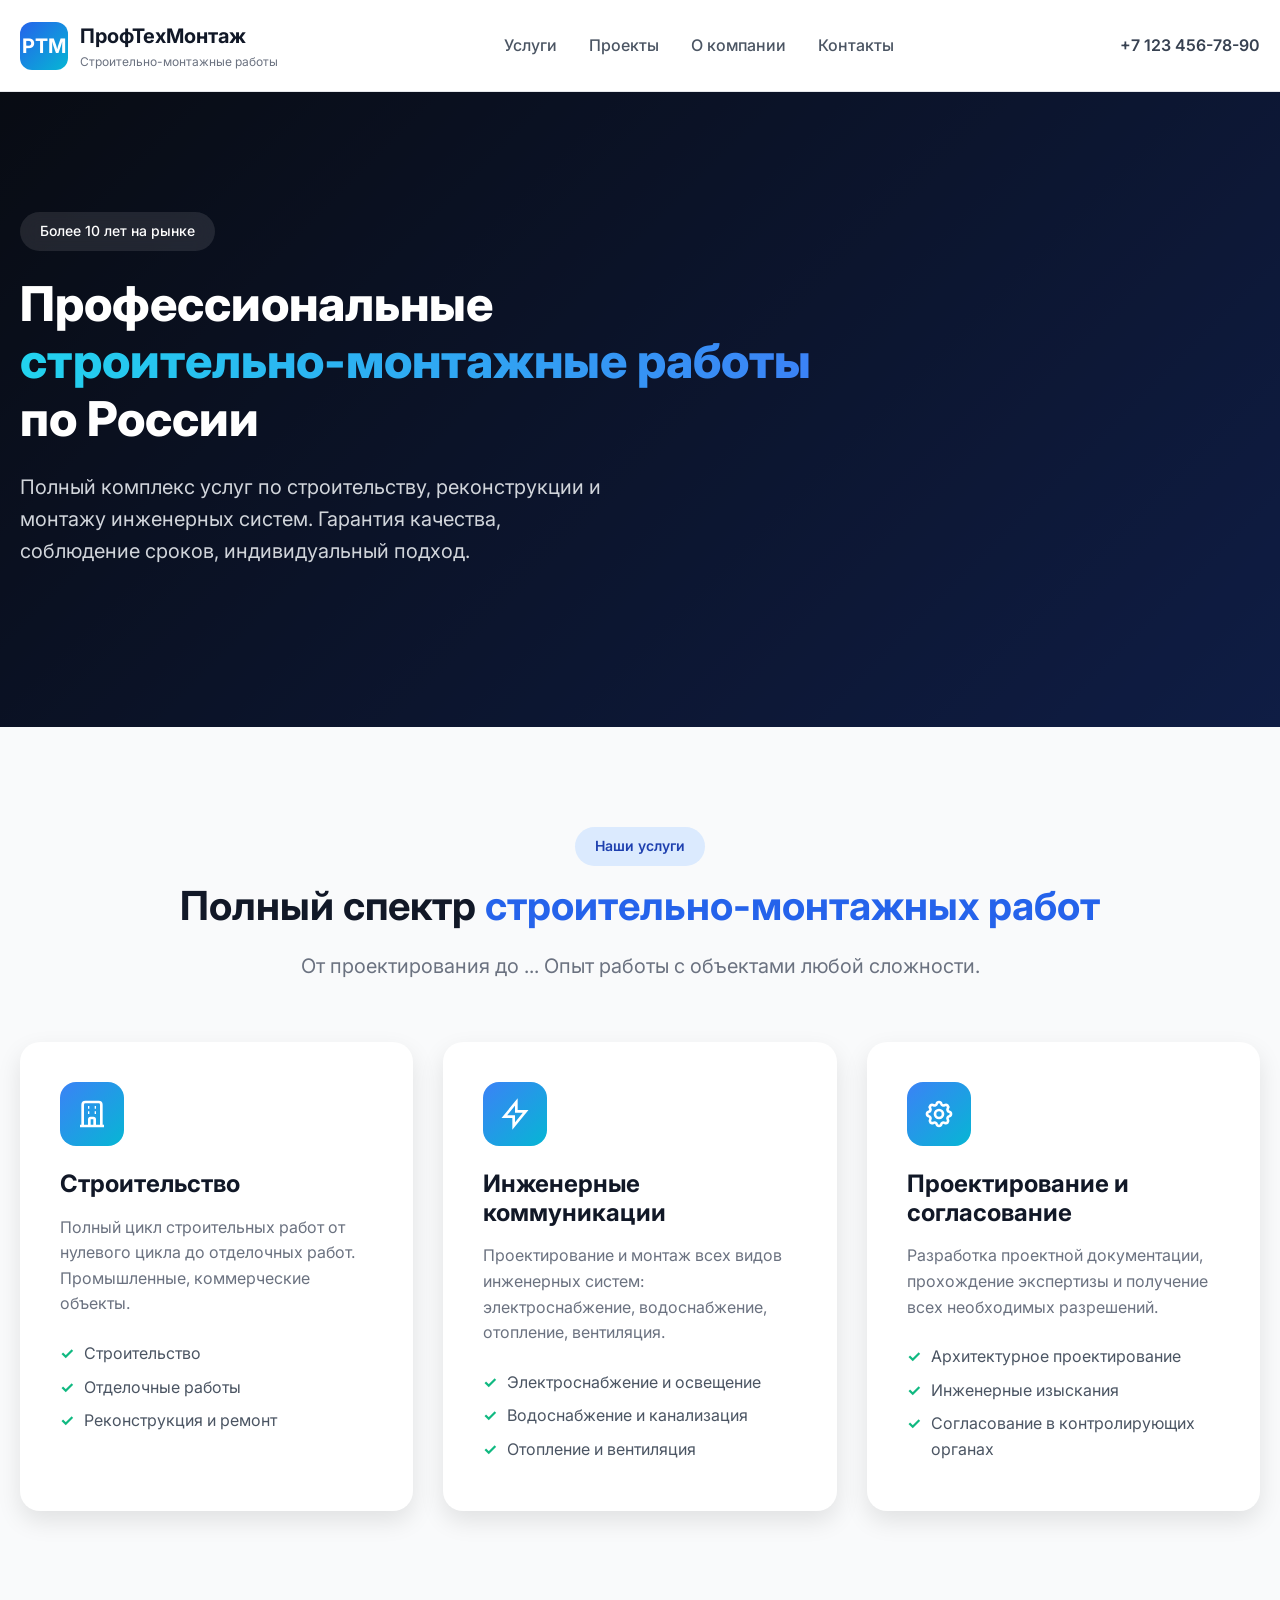
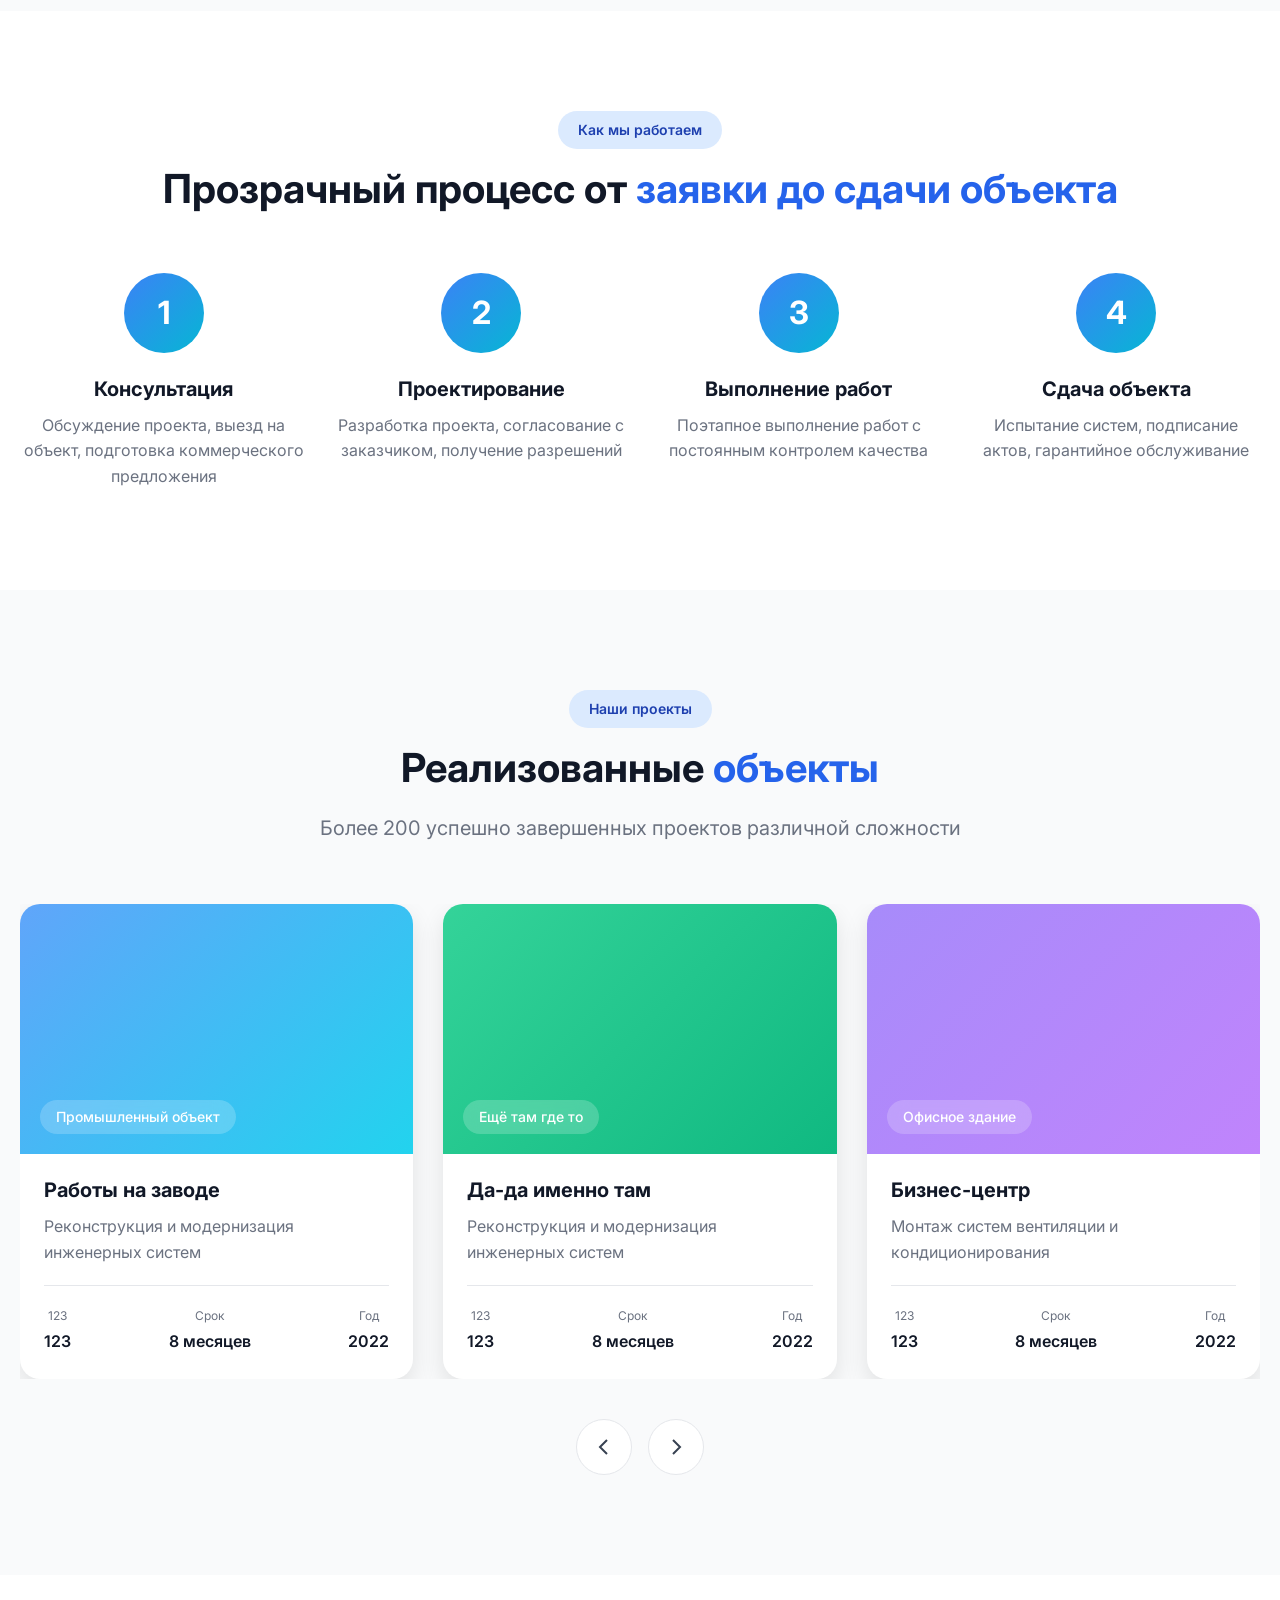
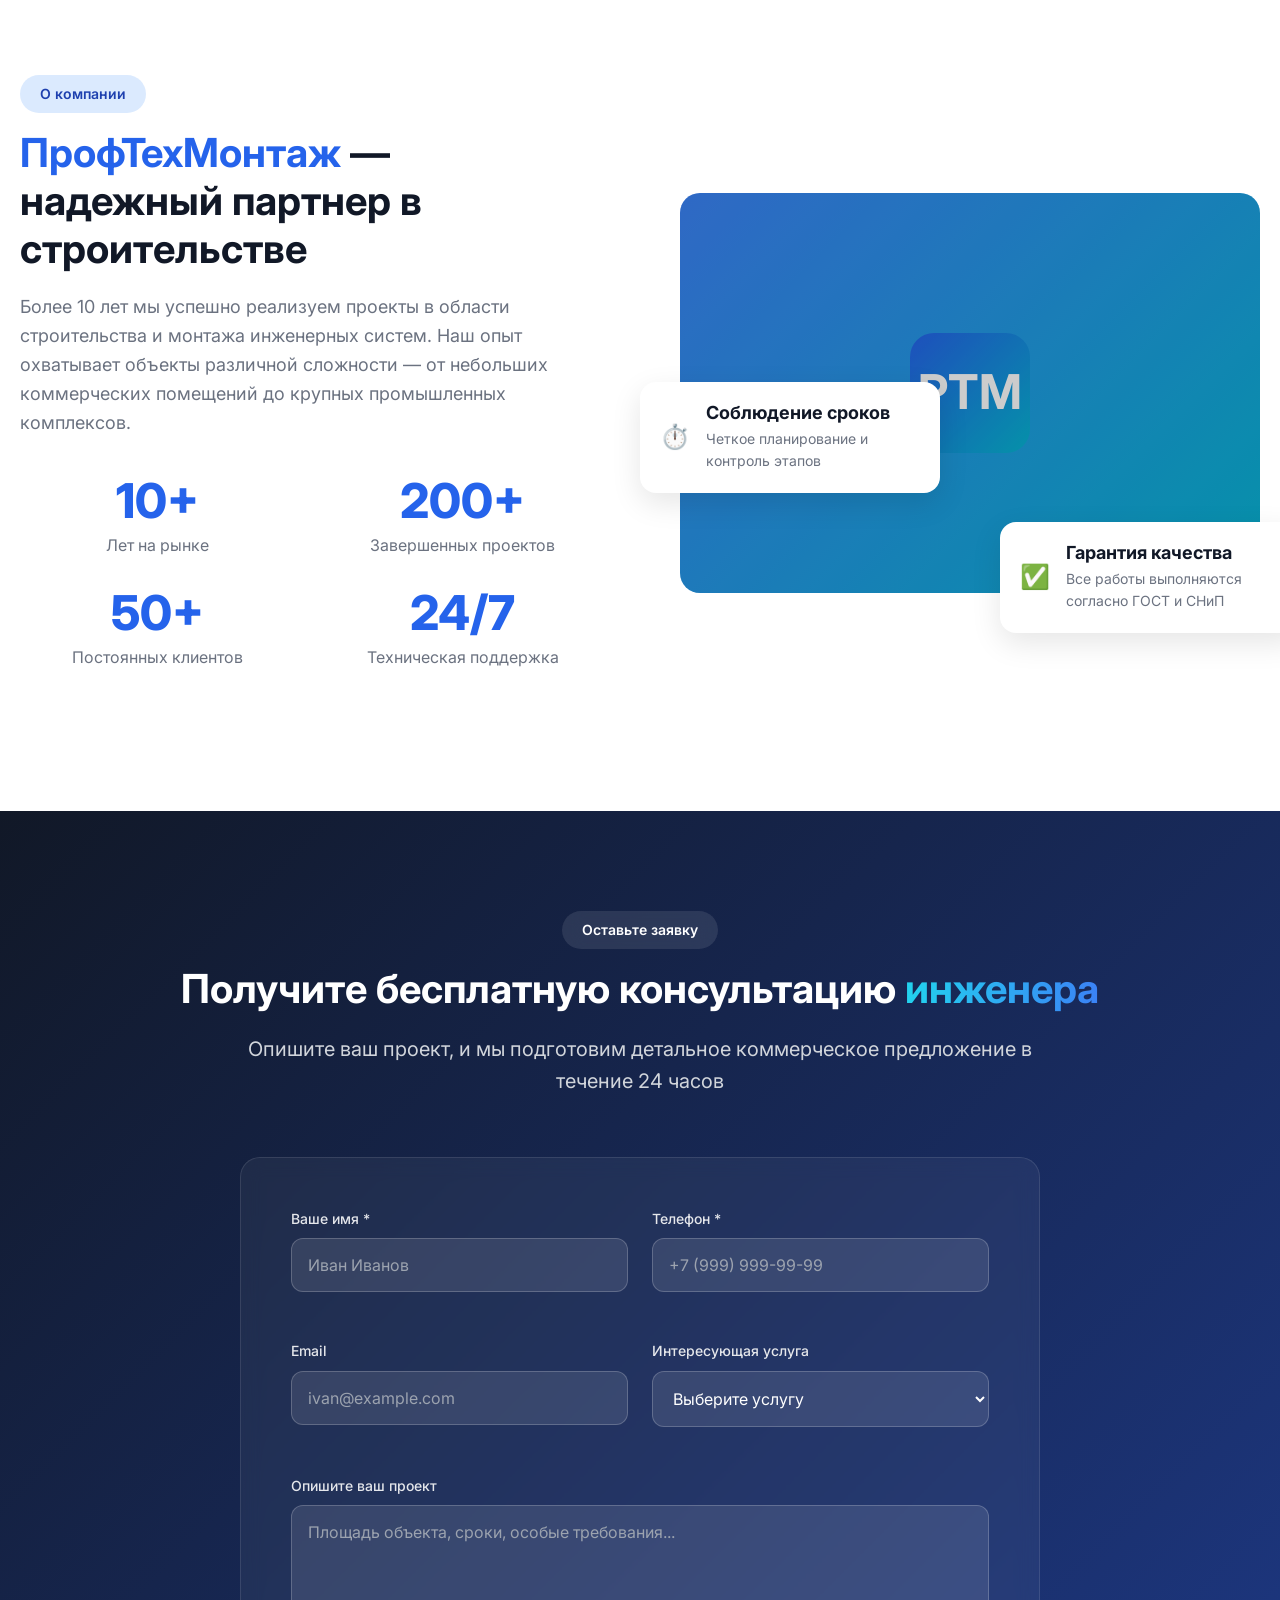
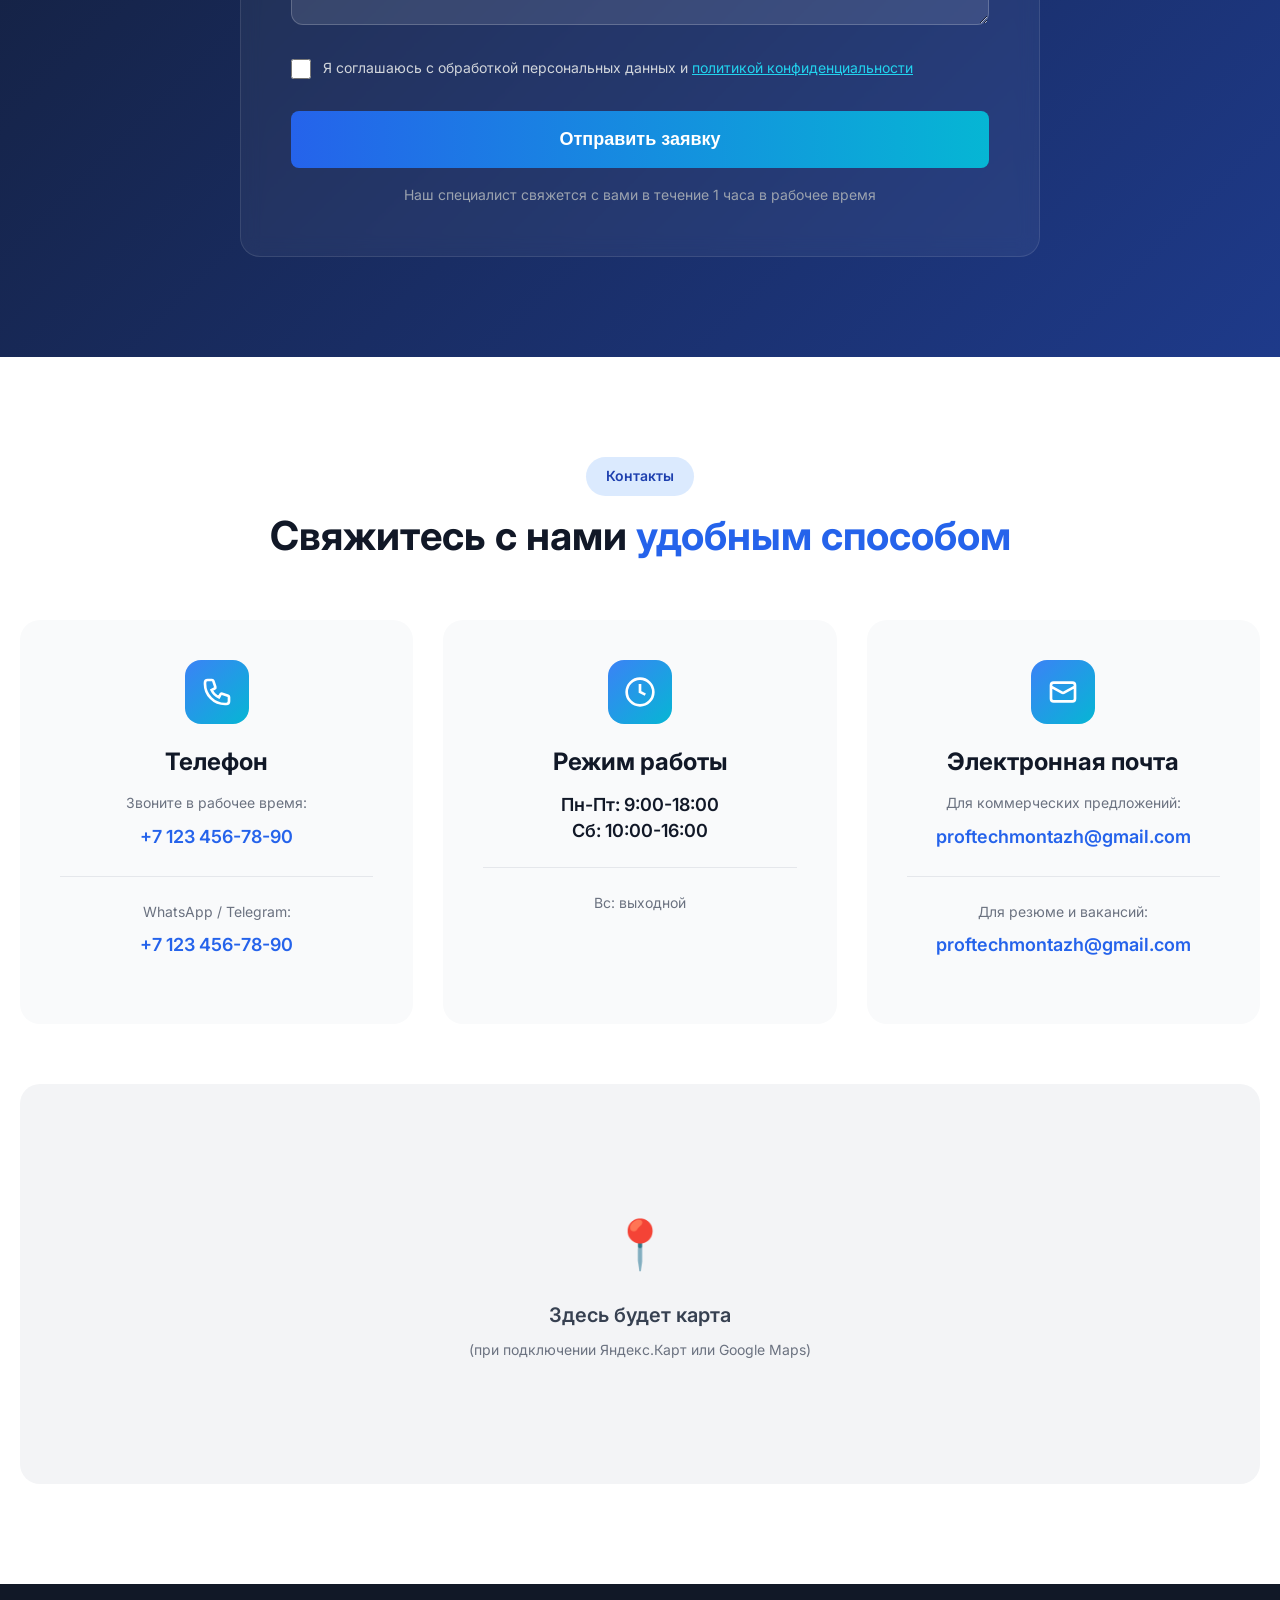
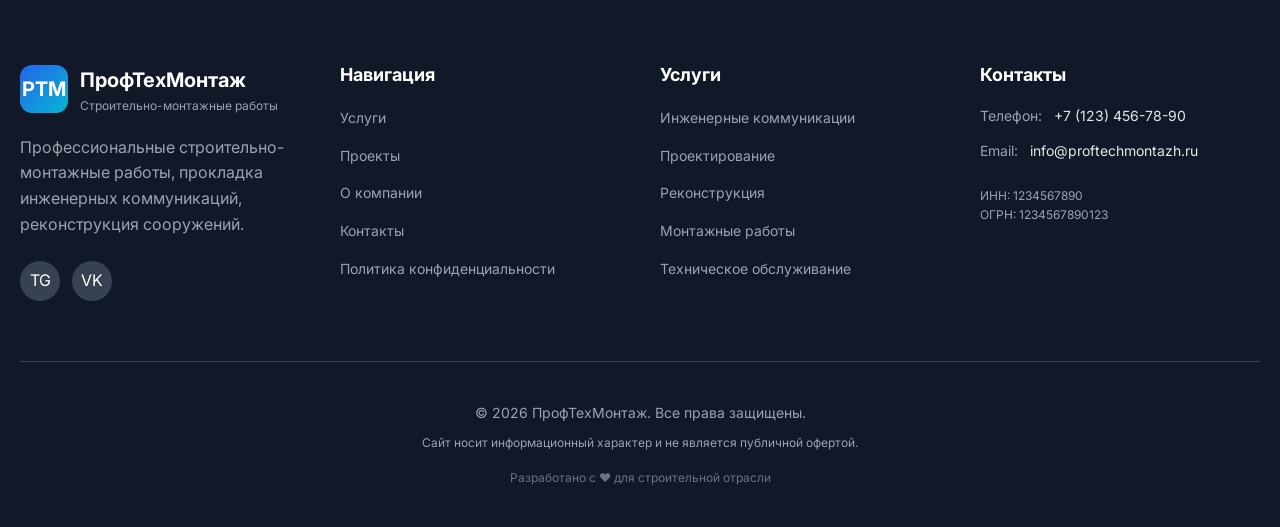
<file: index.html>
<!DOCTYPE html>
<html lang="ru">
<head>
    <meta charset="UTF-8">
    <meta name="viewport" content="width=device-width, initial-scale=1.0">
    
    <!-- SEO Мета-теги -->
    <title>ПрофТехМонтаж — Строительно-монтажные работы в Кирове | PTM</title>
    <meta name="description" content="ПрофТехМонтаж — профессиональные строительно-монтажные работы, прокладка инженерных коммуникаций, реконструкция зданий. Более 10 лет опыта. Звоните: +7 (495) 123-45-67">
    <meta name="keywords" content="строительство, монтаж, инженерные системы, ремонт, реконструкция, прокладка коммуникаций, ПрофТехМонтаж, PTM">
    <meta name="author" content="ПрофТехМонтаж">
    <meta name="robots" content="index, follow">
    
    <!-- Open Graph (потом добавим) -->
    <!-- <meta property="og:title" content="..."> -->
    
    <!-- Стили и шрифты -->
    <link rel="stylesheet" href="style.css">
    <link rel="preconnect" href="https://fonts.googleapis.com">
    <link rel="preconnect" href="https://fonts.gstatic.com" crossorigin>
    <link href="https://fonts.googleapis.com/css2?family=Inter:wght@300;400;500;600;700;800;900&display=swap" rel="stylesheet">
    <link rel="icon" type="image/x-icon" href="/favicon.ico">
</head>
<body>
    <!-- ШАПКА САЙТА -->
    <header class="header">
        <div class="container">
            <div class="header-content">
                <a href="#" class="logo">
                    <div class="logo-icon">PTM</div>
                    <div class="logo-text">
                        <div class="logo-title">ПрофТехМонтаж</div>
                        <div class="logo-subtitle">Строительно-монтажные работы</div>
                    </div>
                </a>
                
                <!-- Основная навигация -->
                <nav class="main-nav">
                    <a href="#services" class="nav-link">Услуги</a>
                    <a href="#projects" class="nav-link">Проекты</a>
                    <a href="#about" class="nav-link">О компании</a>
                    <a href="#contacts" class="nav-link">Контакты</a>
                </nav>
                
                <!-- Контакты и кнопка -->
                <div class="header-contacts">
                    <a href="tel:+74951234567" class="phone-link">
                        <span class="phone-number">+7 123 456-78-90</span>
                    </a>
                </div>
                
                <!-- Кнопка мобильного меню -->
                <button class="mobile-menu-toggle" id="mobileMenuToggle">
                    <span></span>
                    <span></span>
                    <span></span>
                </button>
            </div>
            
            <!-- Мобильное меню (скрыто по умолчанию) -->
            <div class="mobile-menu" id="mobileMenu">
                <a href="#services" class="mobile-nav-link">Услуги</a>
                <a href="#projects" class="mobile-nav-link">Проекты</a>
                <a href="#about" class="mobile-nav-link">О компании</a>
                <a href="#contacts" class="mobile-nav-link">Контакты</a>
                <a href="tel:+71234567890" class="mobile-phone-link">+7 123 456-78-90</a>
            </div>
        </div>
    </header>

    <!-- ГЛАВНЫЙ БАННЕР (Герой) -->
    <section class="hero-section">
        <div class="container">
            <div class="hero-content">
                <div class="hero-badge">Более 10 лет на рынке</div>
                <h1 class="hero-title">
                    Профессиональные
                    <span class="text-gradient">строительно-монтажные работы</span>
                    по России
                </h1>
                <p class="hero-description">
                    Полный комплекс услуг по строительству, реконструкции и монтажу инженерных систем. 
                    Гарантия качества, соблюдение сроков, индивидуальный подход.
                </p>
<!--  
                <div class="hero-buttons">
                    <button class="btn btn-primary btn-large">Рассчитать стоимость</button>
                    <button class="btn btn-secondary btn-large">Смотреть проекты</button>
                </div>
-->
            </div>
        </div>
        <div class="hero-overlay"></div>
    </section>

    <!-- СЕКЦИЯ УСЛУГ -->
    <section class="services-section" id="services">
        <div class="container">
            <div class="section-header">
                <div class="section-badge">Наши услуги</div>
                <h2 class="section-title">
                    Полный спектр
                    <span class="text-blue">строительно-монтажных работ</span>
                </h2>
                <p class="section-description">
                    От проектирования до ... Опыт работы с объектами любой сложности.
                </p>
            </div>
            
            <div class="services-grid">
                <!-- Услуга 1 -->
                <div class="service-card">
                    <div class="service-icon">
                        <!-- Иконка -->
                        <svg width="32" height="32" viewBox="0 0 24 24" fill="none" stroke="currentColor" stroke-width="2">
                            <path d="M19 21V5a2 2 0 00-2-2H7a2 2 0 00-2 2v16m14 0h2m-2 0h-5m-9 0H3m2 0h5M9 7h1m-1 4h1m4-4h1m-1 4h1m-5 10v-5a1 1 0 011-1h2a1 1 0 011 1v5m-4 0h4"/>
                        </svg>
                    </div>
                    <h3 class="service-title">Строительство</h3>
                    <p class="service-description">
                        Полный цикл строительных работ от нулевого цикла до отделочных работ. 
                        Промышленные, коммерческие объекты.
                    </p>
                    <ul class="service-features">
                        <li>Строительство</li>
                        <li>Отделочные работы</li>
                        <li>Реконструкция и ремонт</li>
                    </ul>
                </div>
                
                <!-- Услуга 2 -->
                <div class="service-card">
                    <div class="service-icon">
                        <svg width="32" height="32" viewBox="0 0 24 24" fill="none" stroke="currentColor" stroke-width="2">
                            <path d="M13 10V3L4 14h7v7l9-11h-7z"/>
                        </svg>
                    </div>
                    <h3 class="service-title">Инженерные коммуникации</h3>
                    <p class="service-description">
                        Проектирование и монтаж всех видов инженерных систем: электроснабжение, 
                        водоснабжение, отопление, вентиляция.
                    </p>
                    <ul class="service-features">
                        <li>Электроснабжение и освещение</li>
                        <li>Водоснабжение и канализация</li>
                        <li>Отопление и вентиляция</li>
                    </ul>
                </div>
                
                <!-- Услуга 3 -->
                <div class="service-card">
                    <div class="service-icon">
                        <svg width="32" height="32" viewBox="0 0 24 24" fill="none" stroke="currentColor" stroke-width="2">
                            <path d="M10.325 4.317c.426-1.756 2.924-1.756 3.35 0a1.724 1.724 0 002.573 1.066c1.543-.94 3.31.826 2.37 2.37a1.724 1.724 0 001.065 2.572c1.756.426 1.756 2.924 0 3.35a1.724 1.724 0 00-1.066 2.573c.94 1.543-.826 3.31-2.37 2.37a1.724 1.724 0 00-2.572 1.065c-.426 1.756-2.924 1.756-3.35 0a1.724 1.724 0 00-2.573-1.066c-1.543.94-3.31-.826-2.37-2.37a1.724 1.724 0 00-1.065-2.572c-1.756-.426-1.756-2.924 0-3.35a1.724 1.724 0 001.066-2.573c-.94-1.543.826-3.31 2.37-2.37.996.608 2.296.07 2.572-1.065z"/>
                            <path d="M15 12a3 3 0 11-6 0 3 3 0 016 0z"/>
                        </svg>
                    </div>
                    <h3 class="service-title">Проектирование и согласование</h3>
                    <p class="service-description">
                        Разработка проектной документации, прохождение экспертизы и получение 
                        всех необходимых разрешений.
                    </p>
                    <ul class="service-features">
                        <li>Архитектурное проектирование</li>
                        <li>Инженерные изыскания</li>
                        <li>Согласование в контролирующих органах</li>
                    </ul>
                </div>
            </div>
        </div>
    </section>
        <!-- СЕКЦИЯ "КАК МЫ РАБОТАЕМ" -->
    <section class="process-section">
        <div class="container">
            <div class="section-header">
                <div class="section-badge">Как мы работаем</div>
                <h2 class="section-title">
                    Прозрачный процесс от
                    <span class="text-blue">заявки до сдачи объекта</span>
                </h2>
            </div>
            
            <div class="process-steps">
                <!-- Шаг 1 -->
                <div class="process-step">
                    <div class="step-number">1</div>
                    <h3 class="step-title">Консультация</h3>
                    <p class="step-description">Обсуждение проекта, выезд на объект, подготовка коммерческого предложения</p>
                </div>
                
                <!-- Шаг 2 -->
                <div class="process-step">
                    <div class="step-number">2</div>
                    <h3 class="step-title">Проектирование</h3>
                    <p class="step-description">Разработка проекта, согласование с заказчиком, получение разрешений</p>
                </div>
                
                <!-- Шаг 3 -->
                <div class="process-step">
                    <div class="step-number">3</div>
                    <h3 class="step-title">Выполнение работ</h3>
                    <p class="step-description">Поэтапное выполнение работ с постоянным контролем качества</p>
                </div>
                
                <!-- Шаг 4 -->
                <div class="process-step">
                    <div class="step-number">4</div>
                    <h3 class="step-title">Сдача объекта</h3>
                    <p class="step-description">Испытание систем, подписание актов, гарантийное обслуживание</p>
                </div>
            </div>
        </div>
    </section>

        <!-- СЕКЦИЯ ПРОЕКТОВ -->
    <section class="projects-section" id="projects">
        <div class="container">
            <div class="section-header">
                <div class="section-badge">Наши проекты</div>
                <h2 class="section-title">
                    Реализованные
                    <span class="text-blue">объекты</span>
                </h2>
                <p class="section-description">
                    Более 200 успешно завершенных проектов различной сложности
                </p>
            </div>
            
            <div class="projects-slider" id="projectsSlider">
                <div class="slider-container">
                    <!-- Проект 1 -->
                    <div class="project-slide">
                        <div class="project-card">
                            <div class="project-image project-image-1">
                                <span class="project-tag">Промышленный объект</span>
                            </div>
                            <div class="project-content">
                                <h3 class="project-title">Работы на заводе</h3>
                                <p class="project-description">
                                    Реконструкция и модернизация инженерных систем
                                </p>
                                <div class="project-details">
                                    <div class="project-detail">
                                        <div class="detail-label">123</div>
                                        <div class="detail-value">123</div>
                                    </div>
                                    <div class="project-detail">
                                        <div class="detail-label">Срок</div>
                                        <div class="detail-value">8 месяцев</div>
                                    </div>
                                    <div class="project-detail">
                                        <div class="detail-label">Год</div>
                                        <div class="detail-value">2022</div>
                                    </div>
                                </div>
                            </div>
                        </div>
                    </div>
                    
                    <!-- Проект 2 -->
                    <div class="project-slide">
                        <div class="project-card">
                            <div class="project-image project-image-2">
                                <span class="project-tag">Ещё там где то</span>
                            </div>
                            <div class="project-content">
                                <h3 class="project-title">Да-да именно там</h3>
                                <p class="project-description">
                                    Реконструкция и модернизация инженерных систем
                                </p>
                                <div class="project-details">
                                    <div class="project-detail">
                                        <div class="detail-label">123</div>
                                        <div class="detail-value">123</div>
                                    </div>
                                    <div class="project-detail">
                                        <div class="detail-label">Срок</div>
                                        <div class="detail-value">8 месяцев</div>
                                    </div>
                                    <div class="project-detail">
                                        <div class="detail-label">Год</div>
                                        <div class="detail-value">2022</div>
                                    </div>
                                </div>
                            </div>
                        </div>
                    </div>
                    
                    <!-- Проект 3 -->
                    <div class="project-slide">
                        <div class="project-card">
                            <div class="project-image project-image-3">
                                <span class="project-tag">Офисное здание</span>
                            </div>
                            <div class="project-content">
                                <h3 class="project-title">Бизнес-центр</h3>
                                <p class="project-description">
                                    Монтаж систем вентиляции и кондиционирования
                                </p>
                                <div class="project-details">
                                    <div class="project-detail">
                                        <div class="detail-label">123</div>
                                        <div class="detail-value">123</div>
                                    </div>
                                    <div class="project-detail">
                                        <div class="detail-label">Срок</div>
                                        <div class="detail-value">8 месяцев</div>
                                    </div>
                                    <div class="project-detail">
                                        <div class="detail-label">Год</div>
                                        <div class="detail-value">2022</div>
                                    </div>
                                </div>
                            </div>
                        </div>
                    </div>
                    
                    <!-- Проект 4 -->
                    <div class="project-slide">
                        <div class="project-card">
                            <div class="project-image project-image-4">
                                <span class="project-tag">123123213</span>
                            </div>
                            <div class="project-content">
                                <h3 class="project-title">123123123</h3>
                                <p class="project-description">
                                    123123123
                                </p>
                                <div class="project-details">
                                    <div class="project-detail">
                                        <div class="detail-label">123123</div>
                                        <div class="detail-value">123123</div>
                                    </div>
                                    <div class="project-detail">
                                        <div class="detail-label">Срок</div>
                                        <div class="detail-value">8 месяцев</div>
                                    </div>
                                    <div class="project-detail">
                                        <div class="detail-label">Год</div>
                                        <div class="detail-value">2022</div>
                                    </div>
                                </div>
                            </div>
                        </div>
                    </div>
                </div>
            </div>
            
            <!-- Кнопки слайдера -->
            <div class="slider-controls">
                <button class="slider-btn slider-prev" id="sliderPrev">
                    <svg width="24" height="24" viewBox="0 0 24 24" fill="none" stroke="currentColor" stroke-width="2">
                        <path d="M15 19l-7-7 7-7"/>
                    </svg>
                </button>
                <button class="slider-btn slider-next" id="sliderNext">
                    <svg width="24" height="24" viewBox="0 0 24 24" fill="none" stroke="currentColor" stroke-width="2">
                        <path d="M9 5l7 7-7 7"/>
                    </svg>
                </button>
            </div>
        </div>
    </section>

    <!-- СЕКЦИЯ "О КОМПАНИИ" -->
    <section class="about-section" id="about">
        <div class="container">
            <div class="about-content">
                <div class="about-text">
                    <div class="section-badge">О компании</div>
                    <h2 class="section-title">
                        <span class="text-blue">ПрофТехМонтаж</span> —
                        надежный партнер в строительстве
                    </h2>
                    <p class="about-description">
                        Более 10 лет мы успешно реализуем проекты в области строительства и монтажа инженерных систем. 
                        Наш опыт охватывает объекты различной сложности — от небольших коммерческих помещений 
                        до крупных промышленных комплексов.
                    </p>
                    
                    <div class="stats-grid">
                        <div class="stat-item">
                            <div class="stat-number">10+</div>
                            <div class="stat-label">Лет на рынке</div>
                        </div>
                        <div class="stat-item">
                            <div class="stat-number">200+</div>
                            <div class="stat-label">Завершенных проектов</div>
                        </div>
                        <div class="stat-item">
                            <div class="stat-number">50+</div>
                            <div class="stat-label">Постоянных клиентов</div>
                        </div>
                        <div class="stat-item">
                            <div class="stat-number">24/7</div>
                            <div class="stat-label">Техническая поддержка</div>
                        </div>
                    </div>
                    
                    
                </div>
                
               <div class="about-image">
                <div class="image-placeholder" style="display: flex; justify-content: center; align-items: center;">
                    <div class="logo-icon" style="width: 120px; height: 120px; font-size: 48px; border-radius: 24px;">
                        PTM
                    </div>
                </div>
                
                <!-- Feature cards -->
                <div class="feature-card">
                    <div class="feature-icon">✅</div>
                    <div class="feature-content">
                        <h4 class="feature-title">Гарантия качества</h4>
                        <p class="feature-text">Все работы выполняются согласно ГОСТ и СНиП</p>
                    </div>
                </div>
                
                <div class="feature-card">
                    <div class="feature-icon">⏱️</div>
                    <div class="feature-content">
                        <h4 class="feature-title">Соблюдение сроков</h4>
                        <p class="feature-text">Четкое планирование и контроль этапов</p>
                    </div>
                </div>
            </div>
            </div>
        </div>
    </section>
        <!-- СЕКЦИЯ ЗАЯВКИ -->
    <section class="request-section">
        <div class="container">
            <div class="section-header section-header-light">
                <div class="section-badge section-badge-light">Оставьте заявку</div>
                <h2 class="section-title section-title-light">
                    Получите бесплатную консультацию
                    <span class="text-gradient">инженера</span>
                </h2>
                <p class="section-description section-description-light">
                    Опишите ваш проект, и мы подготовим детальное коммерческое предложение в течение 24 часов
                </p>
            </div>
            
            <div class="request-form-container">
                <form class="request-form" id="requestForm">
                    <div class="form-row">
                        <div class="form-group">
                            <label for="name" class="form-label">Ваше имя *</label>
                            <input type="text" id="name" name="name" class="form-input" placeholder="Иван Иванов" required>
                        </div>
                        <div class="form-group">
                            <label for="phone" class="form-label">Телефон *</label>
                            <input type="tel" id="phone" name="phone" class="form-input" placeholder="+7 (999) 999-99-99" required>
                        </div>
                    </div>
                    
                    <div class="form-row">
                        <div class="form-group">
                            <label for="email" class="form-label">Email</label>
                            <input type="email" id="email" name="email" class="form-input" placeholder="ivan@example.com">
                        </div>
                        <div class="form-group">
                            <label for="service" class="form-label">Интересующая услуга</label>
                            <select id="service" name="service" class="form-input">
                                <option value="">Выберите услугу</option>
                                <option value="engineering">Инженерные коммуникации</option>
                                <option value="design">Проектирование</option>
                                <option value="reconstruction">Реконструкция</option>
                                <option value="other">Другое</option>
                            </select>
                        </div>
                    </div>
                    
                    <div class="form-group">
                        <label for="message" class="form-label">Опишите ваш проект</label>
                        <textarea id="message" name="message" class="form-input textarea" rows="4" placeholder="Площадь объекта, сроки, особые требования..."></textarea>
                    </div>
                    
                    <div class="form-checkbox">
                        <input type="checkbox" id="agreement" name="agreement" class="checkbox-input" required>
                        <label for="agreement" class="checkbox-label">
                            Я соглашаюсь с обработкой персональных данных и 
                            <a href="privacy.html" class="privacy-link">политикой конфиденциальности</a>
                        </label>
                    </div>
                    
                    <button type="submit" class="btn btn-primary btn-submit">
                        Отправить заявку
                    </button>
                    
                    <p class="form-note">
                        Наш специалист свяжется с вами в течение 1 часа в рабочее время
                    </p>
                </form>
            </div>
        </div>
    </section>

    <!-- СЕКЦИЯ КОНТАКТОВ -->
    <section class="contacts-section" id="contacts">
        <div class="container">
            <div class="section-header">
                <div class="section-badge">Контакты</div>
                <h2 class="section-title">
                    Свяжитесь с нами
                    <span class="text-blue">удобным способом</span>
                </h2>
            </div>
            
            <div class="contacts-grid">
                <!-- Контакт 1 -->
                <div class="contact-card">
                    <div class="contact-icon">
                        <svg width="32" height="32" viewBox="0 0 24 24" fill="none" stroke="currentColor" stroke-width="2">
                            <path d="M3 5a2 2 0 012-2h3.28a1 1 0 01.948.684l1.498 4.493a1 1 0 01-.502 1.21l-2.257 1.13a11.042 11.042 0 005.516 5.516l1.13-2.257a1 1 0 011.21-.502l4.493 1.498a1 1 0 01.684.949V19a2 2 0 01-2 2h-1C9.716 21 3 14.284 3 6V5z"/>
                        </svg>
                    </div>
                    <h3 class="contact-title">Телефон</h3>
                    <p class="contact-description">Звоните в рабочее время:</p>
                    <a href="tel:+74951234567" class="contact-link">+7 123 456-78-90</a>
                    <div class="contact-divider"></div>
                    <p class="contact-description">WhatsApp / Telegram:</p>
                    <a href="https://wa.me/74951234567" class="contact-link">+7 123 456-78-90</a>
                </div>
                
                <!-- Контакт 2 - Режим работы -->
<div class="contact-card">
    <div class="contact-icon">
        <svg width="32" height="32" viewBox="0 0 24 24" fill="none" stroke="currentColor" stroke-width="2">
            <circle cx="12" cy="12" r="10"/>
            <polyline points="12 6 12 12 16 14"/>
        </svg>
    </div>
    <h3 class="contact-title">Режим работы</h3>
    <p class="contact-schedule" style="font-size: 18px; font-weight: 600; color: #111827;">
        Пн-Пт: 9:00-18:00<br>
        Сб: 10:00-16:00
    </p>
    <div class="contact-divider"></div>
    <p class="contact-description">Вс: выходной</p>
</div>
                
                <!-- Контакт 3 -->
                <div class="contact-card">
                    <div class="contact-icon">
                        <svg width="32" height="32" viewBox="0 0 24 24" fill="none" stroke="currentColor" stroke-width="2">
                            <path d="M3 8l7.89 4.26a2 2 0 002.22 0L21 8M5 19h14a2 2 0 002-2V7a2 2 0 00-2-2H5a2 2 0 00-2 2v10a2 2 0 002 2z"/>
                        </svg>
                    </div>
                    <h3 class="contact-title">Электронная почта</h3>
                    <p class="contact-description">Для коммерческих предложений:</p>
                    <a href="mailto:info@proftechmontazh.ru" class="contact-link">proftechmontazh@gmail.com</a>
                    <div class="contact-divider"></div>
                    <p class="contact-description">Для резюме и вакансий:</p>
                    <a href="mailto:hr@proftechmontazh.ru" class="contact-link">proftechmontazh@gmail.com</a>
                </div>
            </div>
            
            <!-- Карта (заглушка) -->
            <div class="map-container">
                <div class="map-placeholder">
                    <div class="map-icon">📍</div>
                    <p class="map-text">Здесь будет карта</p>
                    <p class="map-note">(при подключении Яндекс.Карт или Google Maps)</p>
                </div>
            </div>
        </div>
    </section>

    <!-- ФУТЕР -->
    <footer class="footer">
        <div class="container">
            <div class="footer-content">
                <!-- Лого и описание -->
                <div class="footer-column">
                    <div class="footer-logo">
                        <div class="footer-logo-icon">PTM</div>
                        <div class="footer-logo-text">
                            <div class="footer-logo-title">ПрофТехМонтаж</div>
                            <div class="footer-logo-subtitle">Строительно-монтажные работы</div>
                        </div>
                    </div>
                    <p class="footer-description">
                        Профессиональные строительно-монтажные работы, прокладка инженерных коммуникаций, 
                        реконструкция сооружений.
                    </p>
                    <div class="social-links">
                        <a href="#" class="social-link" aria-label="Telegram">TG</a>
                        <a href="#" class="social-link" aria-label="Vkontakte">VK</a>
                    </div>
                </div>
                
                <!-- Навигация -->
                <div class="footer-column">
                    <h3 class="footer-title">Навигация</h3>
                    <ul class="footer-links">
                        <li><a href="#services">Услуги</a></li>
                        <li><a href="#projects">Проекты</a></li>
                        <li><a href="#about">О компании</a></li>
                        <li><a href="#contacts">Контакты</a></li>
                        <li><a href="privacy.html">Политика конфиденциальности</a></li>
                    </ul>
                </div>
                
                <!-- Услуги -->
                <div class="footer-column">
                    <h3 class="footer-title">Услуги</h3>
                    <ul class="footer-links">
                        <li><a href="#">Инженерные коммуникации</a></li>
                        <li><a href="#">Проектирование</a></li>
                        <li><a href="#">Реконструкция</a></li>
                        <li><a href="#">Монтажные работы</a></li>
                        <li><a href="#">Техническое обслуживание</a></li>
                    </ul>
                </div>
                
                <!-- Контакты -->
                    <div class="footer-column">
                        <h3 class="footer-title">Контакты</h3>
                            <div class="footer-contacts">
                                <div class="footer-contact">
                                <span class="contact-label">Телефон:</span>
                                <a href="tel:+74951234567" class="contact-value">+7 (123) 456-78-90</a>
                            </div>
                        <div class="footer-contact">
                            <span class="contact-label">Email:</span>
                            <a href="mailto:info@proftechmontazh.ru" class="contact-value">info@proftechmontazh.ru</a>
                        </div>
                    </div>
                    <div class="footer-legal">
                        <p>ИНН: 1234567890</p>
                        <p>ОГРН: 1234567890123</p>
                    </div>
                </div>
            </div>
            
            <!-- Копирайт -->
            <div class="copyright">
                <p>
                    © <span id="currentYear">2026</span> ПрофТехМонтаж. Все права защищены.
                    <span class="copyright-note">
                        Сайт носит информационный характер и не является публичной офертой.
                    </span>
                </p>
                <p class="developer-note">
                    Разработано с ❤️ для строительной отрасли
                </p>
            </div>
        </div>
    </footer>

    <!-- КНОПКА "НАВЕРХ" -->
    <button id="scrollToTop" class="scroll-top" aria-label="Наверх">
        <svg width="24" height="24" viewBox="0 0 24 24" fill="none" stroke="currentColor" stroke-width="2">
            <path d="M5 10l7-7m0 0l7 7m-7-7v18"/>
        </svg>
    </button>

    <!-- JavaScript -->
    <script src="script.js"></script>
</body>

</html>
</file>
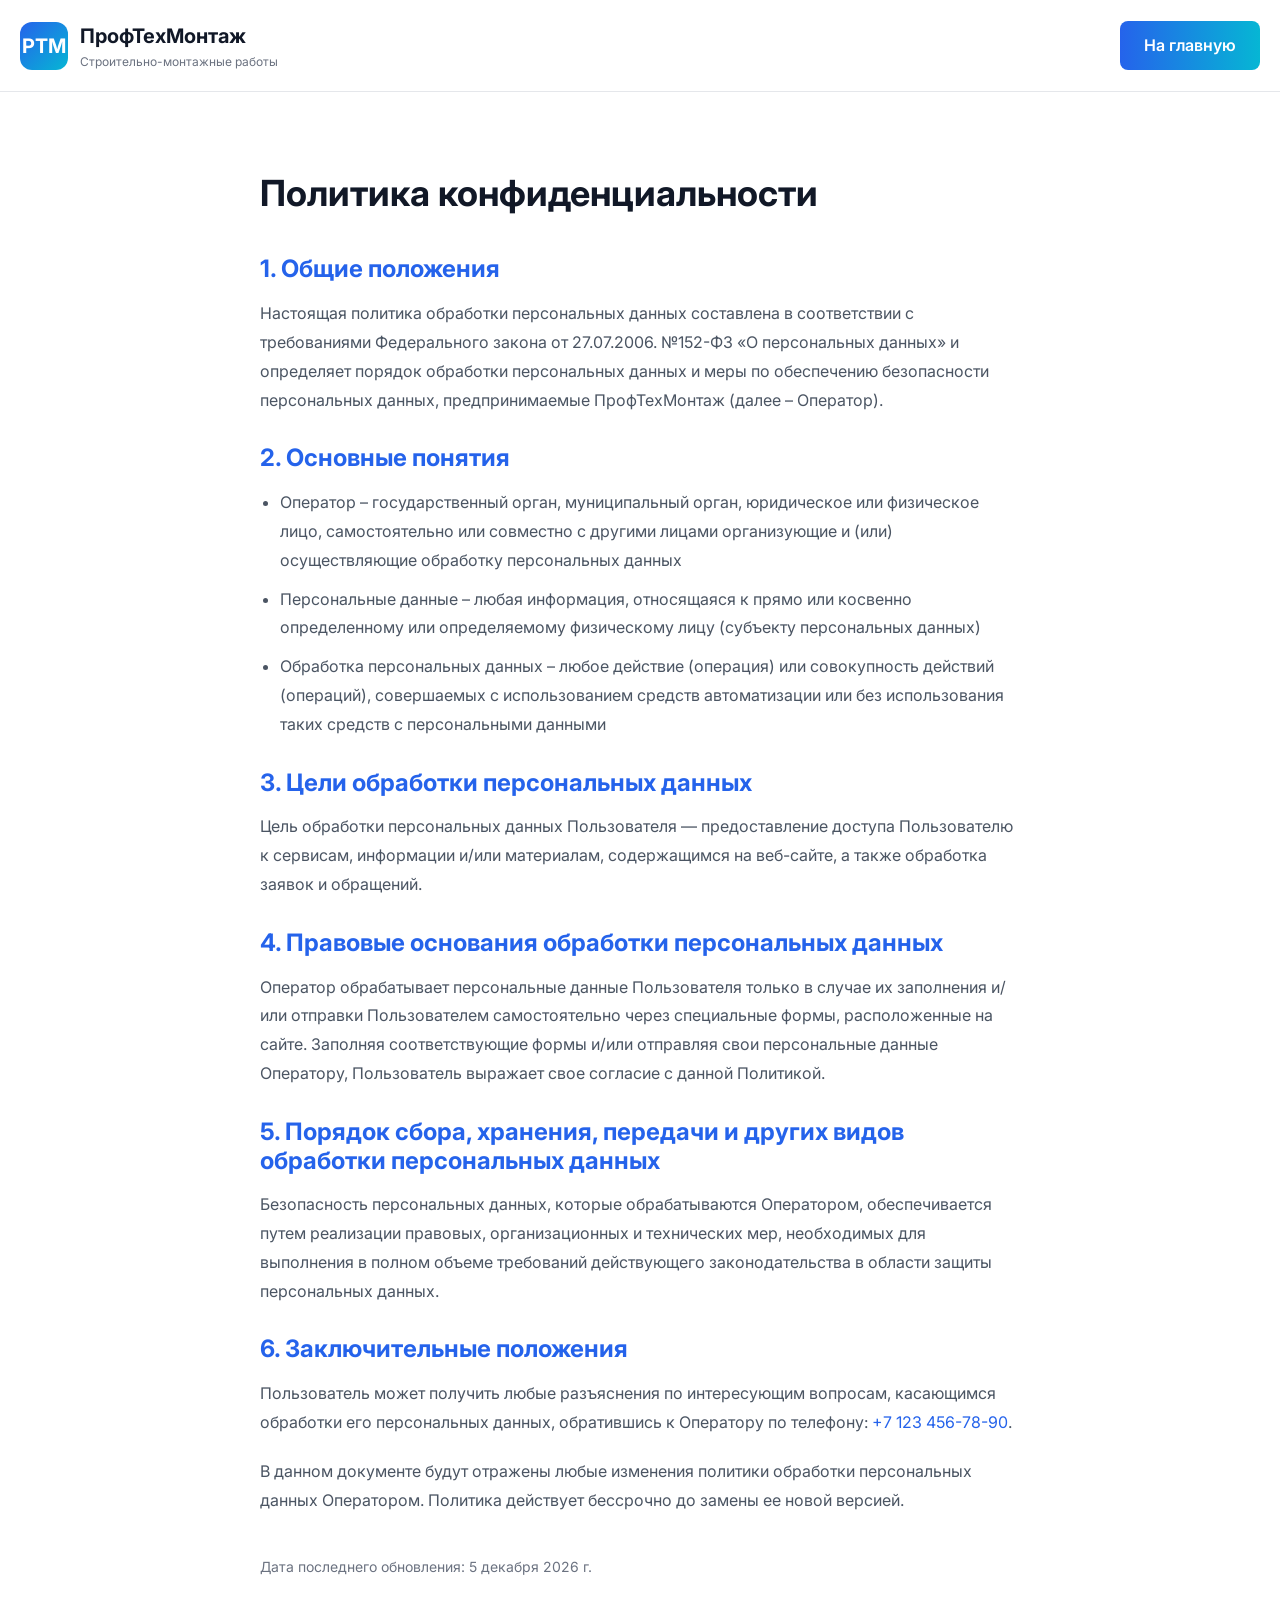
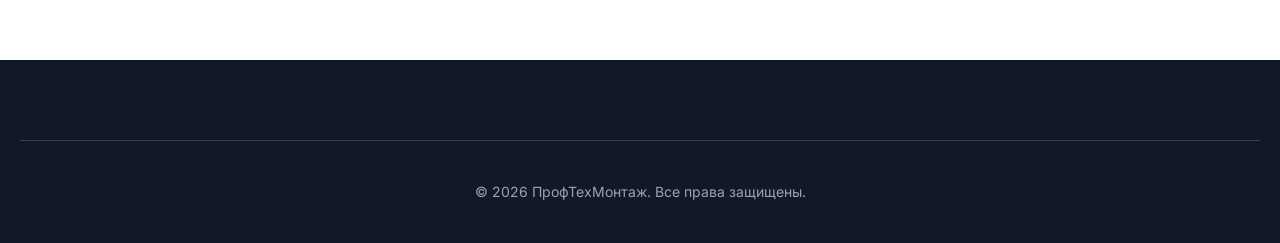
<file: privacy.html>
<!DOCTYPE html>
<html lang="ru">
<head>
    <meta charset="UTF-8">
    <meta name="viewport" content="width=device-width, initial-scale=1.0">
    <title>Политика конфиденциальности | ПрофТехМонтаж</title>
    <meta name="description" content="Политика конфиденциальности компании ПрофТехМонтаж. Обработка персональных данных.">
    <link rel="stylesheet" href="style.css">
    <link href="https://fonts.googleapis.com/css2?family=Inter:wght@400;500;600;700&display=swap" rel="stylesheet">
</head>
<body>
    <header class="header">
        <div class="container">
            <div class="header-content">
                <a href="index.html" class="logo">
                    <div class="logo-icon">PTM</div>
                    <div class="logo-text">
                        <div class="logo-title">ПрофТехМонтаж</div>
                        <div class="logo-subtitle">Строительно-монтажные работы</div>
                    </div>
                </a>
                <a href="index.html" class="btn btn-primary">На главную</a>
            </div>
        </div>
    </header>

    <main class="section" style="padding: 80px 0;">
        <div class="container" style="max-width: 800px;">
            <h1 style="font-size: 36px; margin-bottom: 40px; color: #111827;">Политика конфиденциальности</h1>
            
            <div style="line-height: 1.8;">
                <h2 style="font-size: 24px; margin: 30px 0 15px; color: #2563eb;">1. Общие положения</h2>
                <p style="margin-bottom: 20px; color: #4b5563;">
                    Настоящая политика обработки персональных данных составлена в соответствии с требованиями 
                    Федерального закона от 27.07.2006. №152-ФЗ «О персональных данных» и определяет порядок обработки 
                    персональных данных и меры по обеспечению безопасности персональных данных, предпринимаемые 
                    ПрофТехМонтаж (далее – Оператор).
                </p>

                <h2 style="font-size: 24px; margin: 30px 0 15px; color: #2563eb;">2. Основные понятия</h2>
                <ul style="margin-bottom: 20px; color: #4b5563; padding-left: 20px;">
                    <li style="margin-bottom: 10px;">Оператор – государственный орган, муниципальный орган, юридическое или физическое лицо, самостоятельно или совместно с другими лицами организующие и (или) осуществляющие обработку персональных данных</li>
                    <li style="margin-bottom: 10px;">Персональные данные – любая информация, относящаяся к прямо или косвенно определенному или определяемому физическому лицу (субъекту персональных данных)</li>
                    <li style="margin-bottom: 10px;">Обработка персональных данных – любое действие (операция) или совокупность действий (операций), совершаемых с использованием средств автоматизации или без использования таких средств с персональными данными</li>
                </ul>

                <h2 style="font-size: 24px; margin: 30px 0 15px; color: #2563eb;">3. Цели обработки персональных данных</h2>
                <p style="margin-bottom: 20px; color: #4b5563;">
                    Цель обработки персональных данных Пользователя — предоставление доступа Пользователю к сервисам, 
                    информации и/или материалам, содержащимся на веб-сайте, а также обработка заявок и обращений.
                </p>

                <h2 style="font-size: 24px; margin: 30px 0 15px; color: #2563eb;">4. Правовые основания обработки персональных данных</h2>
                <p style="margin-bottom: 20px; color: #4b5563;">
                    Оператор обрабатывает персональные данные Пользователя только в случае их заполнения и/или отправки 
                    Пользователем самостоятельно через специальные формы, расположенные на сайте. Заполняя соответствующие 
                    формы и/или отправляя свои персональные данные Оператору, Пользователь выражает свое согласие с данной 
                    Политикой.
                </p>

                <h2 style="font-size: 24px; margin: 30px 0 15px; color: #2563eb;">5. Порядок сбора, хранения, передачи и других видов обработки персональных данных</h2>
                <p style="margin-bottom: 20px; color: #4b5563;">
                    Безопасность персональных данных, которые обрабатываются Оператором, обеспечивается путем реализации 
                    правовых, организационных и технических мер, необходимых для выполнения в полном объеме требований 
                    действующего законодательства в области защиты персональных данных.
                </p>

                <h2 style="font-size: 24px; margin: 30px 0 15px; color: #2563eb;">6. Заключительные положения</h2>
                <p style="margin-bottom: 20px; color: #4b5563;">
                    Пользователь может получить любые разъяснения по интересующим вопросам, касающимся обработки его 
                    персональных данных, обратившись к Оператору по телефону: 
                    <a href="tel:+74951234567" style="color: #2563eb; text-decoration: none;">+7 123 456-78-90</a>.
                </p>
                
                <p style="margin-bottom: 20px; color: #4b5563;">
                    В данном документе будут отражены любые изменения политики обработки персональных данных Оператором. 
                    Политика действует бессрочно до замены ее новой версией.
                </p>
                
                <p style="margin-top: 40px; color: #6b7280; font-size: 14px;">
                    Дата последнего обновления: <span id="currentDate"></span>
                </p>
            </div>
        </div>
    </main>

    <footer class="footer">
        <div class="container">
            <div class="copyright">
                <p>
                    © <span id="currentYear">2026</span> ПрофТехМонтаж. Все права защищены.
                </p>
            </div>
        </div>
    </footer>

    <script src="script.js"></script>
    <script>
        // Устанавливаем текущую дату
        document.getElementById('currentDate').textContent = new Date().toLocaleDateString('ru-RU', {
            year: 'numeric',
            month: 'long',
            day: 'numeric'
        });
    </script>
</body>
</html>
</file>
<file: style.css>
/* ===== RESET & BASE STYLES ===== */
* {
    margin: 0;
    padding: 0;
    box-sizing: border-box;
}

html {
    scroll-behavior: smooth;
}

body {
    font-family: 'Inter', sans-serif;
    line-height: 1.6;
    color: #333;
    overflow-x: hidden;
}

.container {
    max-width: 1280px;
    margin: 0 auto;
    padding: 0 20px;
}

/* ===== ТИПОГРАФИЯ ===== */
h1, h2, h3, h4, h5, h6 {
    font-weight: 700;
    line-height: 1.2;
}

.text-gradient {
    background: linear-gradient(90deg, #22d3ee, #3b82f6);
    -webkit-background-clip: text;
    -webkit-text-fill-color: transparent;
    background-clip: text;
}

.text-blue {
    color: #2563eb;
}

/* ===== HEADER ===== */
.header {
    position: sticky;
    top: 0;
    background: white;
    border-bottom: 1px solid #e5e7eb;
    z-index: 1000;
    padding: 20px 0;
}

.header-content {
    display: flex;
    justify-content: space-between;
    align-items: center;
    gap: 30px;
}

.logo {
    display: flex;
    align-items: center;
    gap: 12px;
    text-decoration: none;
    color: inherit;
}

.logo-icon {
    width: 48px;
    height: 48px;
    background: linear-gradient(135deg, #2563eb, #06b6d4);
    border-radius: 12px;
    display: flex;
    align-items: center;
    justify-content: center;
    color: white;
    font-weight: bold;
    font-size: 20px;
    flex-shrink: 0;
}

.logo-text {
    display: flex;
    flex-direction: column;
}

.logo-title {
    font-size: 20px;
    font-weight: 700;
    color: #111827;
}

.logo-subtitle {
    font-size: 12px;
    color: #6b7280;
}

.main-nav {
    display: flex;
    gap: 32px;
    margin: 0 auto;
}

.nav-link {
    color: #4b5563;
    text-decoration: none;
    font-weight: 500;
    font-size: 16px;
    transition: color 0.3s;
}

.nav-link:hover {
    color: #2563eb;
}

.header-contacts {
    display: flex;
    align-items: center;
    gap: 20px;
}

.phone-link {
    display: flex;
    align-items: center;
    gap: 8px;
    text-decoration: none;
    color: #374151;
    font-weight: 600;
}

.phone-icon {
    font-size: 20px;
}

.btn {
    display: inline-block;
    padding: 12px 24px;
    border-radius: 8px;
    font-weight: 600;
    text-decoration: none;
    border: none;
    cursor: pointer;
    font-size: 16px;
    transition: all 0.3s;
}

.btn-primary {
    background: linear-gradient(90deg, #2563eb, #06b6d4);
    color: white;
}

.btn-primary:hover {
    transform: translateY(-2px);
    box-shadow: 0 10px 20px rgba(37, 99, 235, 0.2);
}

.btn-secondary {
    background: rgba(255, 255, 255, 0.1);
    color: white;
    border: 1px solid rgba(255, 255, 255, 0.2);
}

.mobile-menu-toggle {
    display: none;
    flex-direction: column;
    gap: 4px;
    background: none;
    border: none;
    cursor: pointer;
    padding: 8px;
}

.mobile-menu-toggle span {
    display: block;
    width: 24px;
    height: 2px;
    background: #374151;
    border-radius: 2px;
}

.mobile-menu {
    display: none;
    flex-direction: column;
    gap: 16px;
    padding: 20px 0;
    border-top: 1px solid #e5e7eb;
}

.mobile-nav-link {
    color: #4b5563;
    text-decoration: none;
    font-weight: 500;
    font-size: 16px;
    padding: 8px 0;
}

/* ===== HERO SECTION ===== */
.hero-section {
    background: linear-gradient(135deg, #111827, #1e3a8a);
    color: white;
    padding: 120px 0;
    position: relative;
    overflow: hidden;
}

.hero-overlay {
    position: absolute;
    top: 0;
    left: 0;
    right: 0;
    bottom: 0;
    background: rgba(0, 0, 0, 0.5);
    z-index: 1;
}

.hero-content {
    position: relative;
    z-index: 2;
    max-width: 800px;
}

.hero-badge {
    display: inline-block;
    background: rgba(255, 255, 255, 0.1);
    backdrop-filter: blur(10px);
    padding: 8px 20px;
    border-radius: 100px;
    margin-bottom: 24px;
    font-size: 14px;
    font-weight: 500;
}

.hero-title {
    font-size: 48px;
    font-weight: 800;
    margin-bottom: 24px;
    line-height: 1.2;
}

.hero-description {
    font-size: 20px;
    color: #d1d5db;
    margin-bottom: 40px;
    max-width: 600px;
}

.hero-buttons {
    display: flex;
    gap: 16px;
    flex-wrap: wrap;
}

.btn-large {
    padding: 16px 32px;
    font-size: 18px;
}

/* ===== SERVICES SECTION ===== */
.services-section {
    padding: 100px 0;
    background: #f9fafb;
}

.section-header {
    text-align: center;
    margin-bottom: 60px;
}

.section-badge {
    display: inline-block;
    background: #dbeafe;
    color: #1e40af;
    padding: 8px 20px;
    border-radius: 100px;
    margin-bottom: 16px;
    font-weight: 600;
    font-size: 14px;
}

.section-title {
    font-size: 40px;
    color: #111827;
    margin-bottom: 20px;
}

.section-description {
    font-size: 20px;
    color: #6b7280;
    max-width: 800px;
    margin: 0 auto;
}

.services-grid {
    display: grid;
    grid-template-columns: repeat(3, 1fr);
    gap: 30px;
}

.service-card {
    background: white;
    border-radius: 20px;
    padding: 40px;
    box-shadow: 0 10px 25px rgba(0, 0, 0, 0.1);
    transition: all 0.3s;
}

.service-card:hover {
    transform: translateY(-10px);
    box-shadow: 0 20px 40px rgba(0, 0, 0, 0.15);
}

.service-icon {
    width: 64px;
    height: 64px;
    background: linear-gradient(135deg, #3b82f6, #06b6d4);
    border-radius: 16px;
    display: flex;
    align-items: center;
    justify-content: center;
    margin-bottom: 24px;
}

.service-icon svg {
    color: white;
}

.service-title {
    font-size: 24px;
    color: #111827;
    margin-bottom: 16px;
}

.service-description {
    color: #6b7280;
    margin-bottom: 24px;
    line-height: 1.6;
}

.service-features {
    list-style: none;
}

.service-features li {
    position: relative;
    padding-left: 24px;
    margin-bottom: 8px;
    color: #4b5563;
}

.service-features li:before {
    content: "✓";
    position: absolute;
    left: 0;
    color: #10b981;
    font-weight: bold;
}

/* ===== PROCESS SECTION ===== */
.process-section {
    padding: 100px 0;
    background: white;
}

.process-steps {
    display: grid;
    grid-template-columns: repeat(4, 1fr);
    gap: 30px;
}

.process-step {
    text-align: center;
}

.step-number {
    width: 80px;
    height: 80px;
    background: linear-gradient(135deg, #3b82f6, #06b6d4);
    color: white;
    border-radius: 50%;
    display: flex;
    align-items: center;
    justify-content: center;
    font-size: 32px;
    font-weight: 700;
    margin: 0 auto 24px;
}

.step-title {
    font-size: 20px;
    color: #111827;
    margin-bottom: 12px;
}

.step-description {
    color: #6b7280;
    line-height: 1.6;
}

/* ===== PROJECTS SECTION ===== */
.projects-section {
    padding: 100px 0;
    background: #f9fafb;
}

.projects-slider {
    position: relative;
    overflow: hidden;
}

.slider-container {
    display: flex;
    transition: transform 0.5s ease;
    gap: 30px;
}

.project-slide {
    flex: 0 0 calc(33.333% - 20px);
    min-width: 0;
}

.project-card {
    background: white;
    border-radius: 20px;
    overflow: hidden;
    box-shadow: 0 10px 25px rgba(0, 0, 0, 0.1);
    transition: all 0.3s;
    height: 100%;
}

.project-card:hover {
    transform: translateY(-5px);
    box-shadow: 0 20px 40px rgba(0, 0, 0, 0.15);
}

.project-image {
    height: 250px;
    background: linear-gradient(135deg, #60a5fa, #22d3ee);
    position: relative;
}

.project-image-2 {
    background: linear-gradient(135deg, #34d399, #10b981);
}

.project-image-3 {
    background: linear-gradient(135deg, #a78bfa, #c084fc);
}

.project-image-4 {
    background: linear-gradient(135deg, #f59e0b, #d97706);
}

.project-tag {
    position: absolute;
    bottom: 20px;
    left: 20px;
    background: rgba(255, 255, 255, 0.2);
    backdrop-filter: blur(10px);
    color: white;
    padding: 6px 16px;
    border-radius: 100px;
    font-size: 14px;
    font-weight: 500;
}

.project-content {
    padding: 24px;
}

.project-title {
    font-size: 20px;
    color: #111827;
    margin-bottom: 12px;
}

.project-description {
    color: #6b7280;
    margin-bottom: 20px;
    line-height: 1.6;
}

.project-details {
    display: flex;
    justify-content: space-between;
    padding-top: 20px;
    border-top: 1px solid #e5e7eb;
}

.project-detail {
    text-align: center;
}

.detail-label {
    font-size: 12px;
    color: #6b7280;
    margin-bottom: 4px;
}

.detail-value {
    font-size: 16px;
    font-weight: 600;
    color: #111827;
}

.slider-controls {
    display: flex;
    justify-content: center;
    gap: 16px;
    margin-top: 40px;
}

.slider-btn {
    width: 56px;
    height: 56px;
    border-radius: 50%;
    background: white;
    border: 1px solid #e5e7eb;
    display: flex;
    align-items: center;
    justify-content: center;
    cursor: pointer;
    transition: all 0.3s;
}

.slider-btn:hover {
    background: #f9fafb;
    border-color: #2563eb;
}

.slider-btn svg {
    color: #374151;
}

/* ===== ABOUT SECTION ===== */
.about-section {
    padding: 100px 0;
    background: white;
}

.about-content {
    display: grid;
    grid-template-columns: 1fr 1fr;
    gap: 80px;
    align-items: center;
}

.about-description {
    font-size: 18px;
    color: #6b7280;
    margin-bottom: 40px;
    line-height: 1.6;
}

.stats-grid {
    display: grid;
    grid-template-columns: repeat(2, 1fr);
    gap: 30px;
    margin-bottom: 40px;
}

.stat-item {
    text-align: center;
}

.stat-number {
    font-size: 48px;
    font-weight: 800;
    color: #2563eb;
    margin-bottom: 8px;
    line-height: 1;
}

.stat-label {
    font-size: 16px;
    color: #6b7280;
}

.about-buttons {
    display: flex;
    gap: 16px;
    flex-wrap: wrap;
}

.btn-outline {
    background: transparent;
    color: #2563eb;
    border: 2px solid #2563eb;
}

.btn-outline:hover {
    background: #2563eb;
    color: white;
}

.about-image {
    position: relative;
}

.image-placeholder {
    height: 400px;
    background: linear-gradient(135deg, #3b82f6, #06b6d4);
    border-radius: 20px;
    display: flex;
    align-items: center;
    justify-content: center;
    color: white;
    font-size: 20px;
    position: relative;
    overflow: hidden;
}

.image-placeholder:before {
    content: '';
    position: absolute;
    top: 0;
    left: 0;
    right: 0;
    bottom: 0;
    background: rgba(0, 0, 0, 0.2);
}

.placeholder-text {
    position: relative;
    z-index: 1;
}

.feature-card {
    position: absolute;
    background: white;
    border-radius: 16px;
    padding: 20px;
    box-shadow: 0 10px 30px rgba(0, 0, 0, 0.1);
    display: flex;
    align-items: center;
    gap: 16px;
    max-width: 300px;
}

.feature-card:nth-child(2) {
    bottom: -40px;
    right: -40px;
}

.feature-card:nth-child(3) {
    bottom: 100px;
    left: -40px;
}

.feature-icon {
    font-size: 24px;
    flex-shrink: 0;
}

.feature-content {
    flex: 1;
}

.feature-title {
    font-size: 18px;
    color: #111827;
    margin-bottom: 4px;
}

.feature-text {
    font-size: 14px;
    color: #6b7280;
}

/* ===== REQUEST SECTION ===== */
.request-section {
    padding: 100px 0;
    background: linear-gradient(135deg, #111827, #1e3a8a);
    color: white;
}

.section-header-light {
    text-align: center;
    margin-bottom: 60px;
}

.section-badge-light {
    background: rgba(255, 255, 255, 0.1);
    color: white;
    backdrop-filter: blur(10px);
}

.section-title-light {
    color: white;
}

.section-description-light {
    color: #d1d5db;
}

.request-form-container {
    max-width: 800px;
    margin: 0 auto;
}

.request-form {
    background: rgba(255, 255, 255, 0.05);
    backdrop-filter: blur(10px);
    border-radius: 20px;
    padding: 50px;
    border: 1px solid rgba(255, 255, 255, 0.1);
}

.form-row {
    display: grid;
    grid-template-columns: 1fr 1fr;
    gap: 24px;
    margin-bottom: 24px;
}

.form-group {
    margin-bottom: 24px;
}

.form-label {
    display: block;
    margin-bottom: 8px;
    color: #e5e7eb;
    font-weight: 500;
    font-size: 14px;
}

.form-input {
    width: 100%;
    padding: 16px;
    background: rgba(255, 255, 255, 0.1);
    border: 1px solid rgba(255, 255, 255, 0.2);
    border-radius: 12px;
    color: white;
    font-size: 16px;
    transition: all 0.3s;
    font-family: 'Inter', sans-serif;
}

.form-input:focus {
    outline: none;
    border-color: #06b6d4;
    box-shadow: 0 0 0 3px rgba(6, 182, 212, 0.1);
}

.form-input::placeholder {
    color: #9ca3af;
}

textarea.form-input {
    min-height: 120px;
    resize: vertical;
}

.form-checkbox {
    display: flex;
    align-items: flex-start;
    gap: 12px;
    margin-bottom: 32px;
}

.checkbox-input {
    width: 20px;
    height: 20px;
    margin-top: 2px;
    accent-color: #06b6d4;
}

.checkbox-label {
    font-size: 14px;
    color: #d1d5db;
    line-height: 1.5;
}

.privacy-link {
    color: #22d3ee;
    text-decoration: underline;
}

.privacy-link:hover {
    color: #06b6d4;
}

.btn-submit {
    width: 100%;
    padding: 18px;
    font-size: 18px;
    margin-bottom: 16px;
}

.form-note {
    text-align: center;
    color: #9ca3af;
    font-size: 14px;
}

/* ===== CONTACTS SECTION ===== */
.contacts-section {
    padding: 100px 0;
    background: white;
}

.contacts-grid {
    display: grid;
    grid-template-columns: repeat(3, 1fr);
    gap: 30px;
    margin-bottom: 60px;
}

.contact-card {
    background: #f9fafb;
    border-radius: 20px;
    padding: 40px;
    text-align: center;
}

.contact-icon {
    width: 64px;
    height: 64px;
    background: linear-gradient(135deg, #3b82f6, #06b6d4);
    border-radius: 16px;
    display: flex;
    align-items: center;
    justify-content: center;
    margin: 0 auto 24px;
}

.contact-icon svg {
    color: white;
}

.contact-title {
    font-size: 24px;
    color: #111827;
    margin-bottom: 16px;
}

.contact-description {
    color: #6b7280;
    margin-bottom: 8px;
    font-size: 14px;
}

.contact-link {
    display: block;
    color: #2563eb;
    font-weight: 600;
    font-size: 18px;
    text-decoration: none;
    margin-bottom: 24px;
    transition: color 0.3s;
}

.contact-link:hover {
    color: #1d4ed8;
}

.contact-address {
    font-style: normal;
    color: #111827;
    font-weight: 600;
    font-size: 18px;
    margin-bottom: 24px;
    line-height: 1.4;
}

.contact-divider {
    height: 1px;
    background: #e5e7eb;
    margin: 24px 0;
}

.contact-schedule {
    color: #111827;
    font-weight: 600;
    font-size: 18px;
    line-height: 1.4;
}

.map-container {
    height: 400px;
    background: #f3f4f6;
    border-radius: 20px;
    overflow: hidden;
    position: relative;
}

.map-placeholder {
    position: absolute;
    top: 0;
    left: 0;
    right: 0;
    bottom: 0;
    display: flex;
    flex-direction: column;
    align-items: center;
    justify-content: center;
}

.map-icon {
    font-size: 48px;
    margin-bottom: 16px;
}

.map-text {
    font-size: 20px;
    color: #374151;
    font-weight: 600;
    margin-bottom: 8px;
}

.map-note {
    font-size: 14px;
    color: #6b7280;
}

/* ===== FOOTER ===== */
.footer {
    background: #111827;
    color: white;
    padding: 80px 0 40px;
}

.footer-content {
    display: grid;
    grid-template-columns: repeat(4, 1fr);
    gap: 40px;
    margin-bottom: 60px;
}

.footer-logo {
    display: flex;
    align-items: center;
    gap: 12px;
    margin-bottom: 20px;
}

.footer-logo-icon {
    width: 48px;
    height: 48px;
    background: linear-gradient(135deg, #2563eb, #06b6d4);
    border-radius: 12px;
    display: flex;
    align-items: center;
    justify-content: center;
    color: white;
    font-weight: bold;
    font-size: 20px;
    flex-shrink: 0;
}

.footer-logo-text {
    display: flex;
    flex-direction: column;
}

.footer-logo-title {
    font-size: 20px;
    font-weight: 700;
}

.footer-logo-subtitle {
    font-size: 12px;
    color: #9ca3af;
}

.footer-description {
    color: #9ca3af;
    margin-bottom: 24px;
    line-height: 1.6;
}

.social-links {
    display: flex;
    gap: 12px;
}

.social-link {
    width: 40px;
    height: 40px;
    border-radius: 50%;
    background: #374151;
    display: flex;
    align-items: center;
    justify-content: center;
    color: white;
    text-decoration: none;
    transition: all 0.3s;
}

.social-link:hover {
    background: #4b5563;
    transform: translateY(-2px);
}

.footer-title {
    font-size: 18px;
    font-weight: 700;
    margin-bottom: 20px;
    color: white;
}

.footer-links {
    list-style: none;
}

.footer-links li {
    margin-bottom: 12px;
}

.footer-links a {
    color: #9ca3af;
    text-decoration: none;
    transition: color 0.3s;
    font-size: 14px;
}

.footer-links a:hover {
    color: white;
}

.footer-contacts {
    margin-bottom: 24px;
}

.footer-contact {
    margin-bottom: 12px;
    font-size: 14px;
}

.contact-label {
    color: #9ca3af;
    margin-right: 8px;
}

.contact-value {
    color: #e5e7eb;
    text-decoration: none;
}

.footer-legal {
    font-size: 12px;
    color: #9ca3af;
    line-height: 1.6;
}

.copyright {
    text-align: center;
    padding-top: 40px;
    border-top: 1px solid #374151;
    color: #9ca3af;
    font-size: 14px;
}

.copyright-note {
    display: block;
    margin-top: 8px;
    font-size: 12px;
}

.developer-note {
    margin-top: 16px;
    font-size: 12px;
    color: #6b7280;
}

/* ===== SCROLL TO TOP BUTTON ===== */
.scroll-top {
    position: fixed;
    bottom: 32px;
    right: 32px;
    width: 56px;
    height: 56px;
    background: linear-gradient(135deg, #2563eb, #06b6d4);
    color: white;
    border: none;
    border-radius: 50%;
    cursor: pointer;
    display: flex;
    align-items: center;
    justify-content: center;
    opacity: 0;
    visibility: hidden;
    transition: all 0.3s;
    z-index: 1000;
    box-shadow: 0 10px 25px rgba(37, 99, 235, 0.3);
}

.scroll-top.visible {
    opacity: 1;
    visibility: visible;
}

.scroll-top:hover {
    transform: translateY(-2px);
    box-shadow: 0 15px 35px rgba(37, 99, 235, 0.4);
}

/* ===== RESPONSIVE DESIGN ===== */
@media (max-width: 1200px) {
    .services-grid,
    .process-steps,
    .contacts-grid {
        grid-template-columns: repeat(2, 1fr);
    }
    
    .footer-content {
        grid-template-columns: repeat(2, 1fr);
    }
}

@media (max-width: 992px) {
    .about-content {
        grid-template-columns: 1fr;
        gap: 40px;
    }
    
    .feature-card:nth-child(2),
    .feature-card:nth-child(3) {
        position: static;
        margin-top: 20px;
    }
}

@media (max-width: 768px) {
    /* ===== HEADER ===== */
    .header-content {
        flex-wrap: wrap;
        gap: 5px;
    }
    
    .logo {
        gap: 6px;
    }
    
    .logo-icon {
        width: 36px;
        height: 36px;
        font-size: 16px;
    }
    
    .logo-title {
        font-size: 14px;
    }
    
    .logo-subtitle {
        display: none;
    }
    
    .main-nav {
        display: none;
    }
    
    .mobile-menu-toggle {
        display: flex;
    }
    
    .header-contacts {
        display: none;
    }
    
    .mobile-menu.active {
        display: flex;
        flex-direction: column;
        gap: 15px;
        padding: 20px 0;
    }
    
    .mobile-phone-link {
        display: block;
        padding: 15px 0;
        color: #2563eb;
        font-weight: 600;
        font-size: 18px;
        text-decoration: none;
        border-top: 1px solid #e5e7eb;
        margin-top: 10px;
        text-align: center;
    }
    
    /* ===== ABOUT SECTION НА МОБИЛКАХ ===== */
    .about-image {
        display: flex;
        flex-direction: column;
        gap: 15px;
        margin-top: 30px;
        position: relative; /* Важно! */
        min-height: auto; /* Отменяем фиксированную высоту */
    }
    
    .image-placeholder {
        margin-bottom: 0;
        min-height: 180px;
        width: 100%;
        position: relative;
    }
    
    /* Переопределяем feature-card для мобилок */
    .feature-card {
        position: relative !important; /* Отменяем absolute */
        top: auto !important;
        left: auto !important;
        right: auto !important;
        bottom: auto !important;
        width: 100% !important;
        max-width: 100% !important; /* Отменяем max-width: 300px */
        margin: 0 !important;
        background: white;
        border-radius: 16px;
        padding: 20px;
        box-shadow: 0 10px 25px rgba(0, 0, 0, 0.1);
        display: flex;
        align-items: center;
        gap: 16px;
    }
    
    .feature-icon {
        font-size: 28px;
        width: 50px;
        height: 50px;
        background: #f3f4f6;
        border-radius: 12px;
        display: flex;
        align-items: center;
        justify-content: center;
        flex-shrink: 0;
    }
    
    .feature-content {
        flex: 1;
    }
    
    .feature-title {
        font-size: 18px;
        color: #111827;
        margin-bottom: 4px;
    }
    
    .feature-text {
        font-size: 14px;
        color: #6b7280;
        margin: 0;
    }
    
    /* ===== ОСТАЛЬНЫЕ СТИЛИ ДЛЯ МОБИЛОК ===== */
    .hero-title {
        font-size: 32px;
    }
    
    .hero-description {
        font-size: 18px;
    }
    
    .section-title {
        font-size: 32px;
    }
    
    .section-description {
        font-size: 18px;
    }
    
    .services-grid,
    .process-steps,
    .contacts-grid,
    .footer-content {
        grid-template-columns: 1fr;
    }
    
    .form-row {
        grid-template-columns: 1fr;
    }
    
    .hero-buttons {
        flex-direction: column;
    }
    
    .btn-large {
        width: 100%;
        text-align: center;
    }
    
    .project-slide {
        flex: 0 0 100%;
    }
    
    .request-form {
        padding: 30px;
    }
    
    .stats-grid {
        grid-template-columns: 1fr;
    }
}

@media (max-width: 480px) {
    .container {
        padding: 0 16px;
    }
    
    .hero-section {
        padding: 80px 0;
    }
    
    .section {
        padding: 60px 0;
    }
    
    .service-card,
    .contact-card {
        padding: 24px;
    }
    
    .stat-number {
        font-size: 36px;
    }
    
    .scroll-top {
        bottom: 20px;
        right: 20px;
        width: 48px;
        height: 48px;
    }
}

/* ===== 404 page special ===== */
body.page-404 {
    display: flex;
    flex-direction: column;
    min-height: 100vh;
    margin: 0;
}

body.page-404 .page-wrapper-404 {
    display: flex;
    flex-direction: column;
    min-height: 100vh;
}

body.page-404 .main-404 {
    flex: 1;
    display: flex;
    align-items: center;
    justify-content: center;
    padding: 40px 0;
}

/* Фикс выпадающего меню услуг */
.request-form select.form-input option {
    color: #111827;
    background-color: #f9fafb;
}

.request-form select.form-input option:hover {
    background-color: #e5e7eb;
}

/* ===== ЦЕНТРИРОВАНИЕ БЕЙДЖЕЙ ===== */
.section-badge {
    display: inline-block;
    margin-left: auto;
    margin-right: auto;
    text-align: center;
}

.section-header {
    text-align: center;
}

.about-section .section-header {
    text-align: center;
}
</file>
